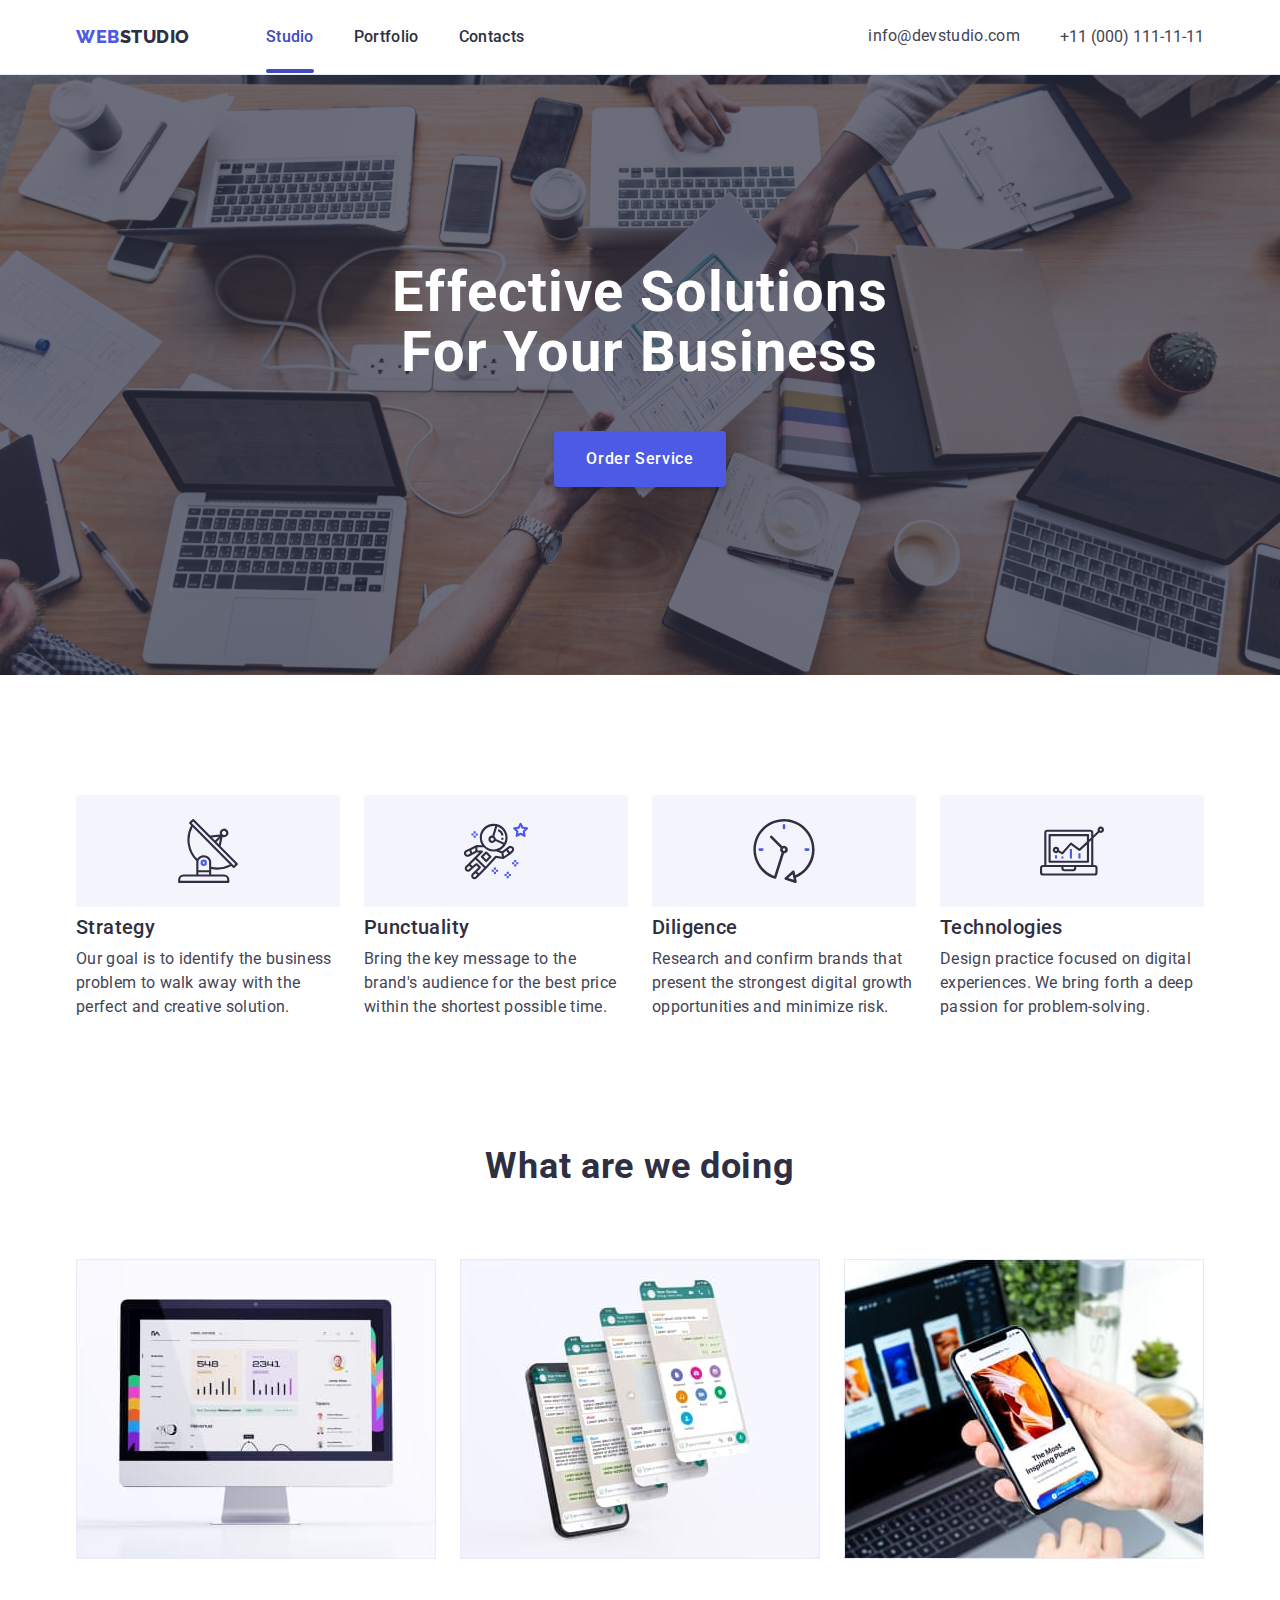
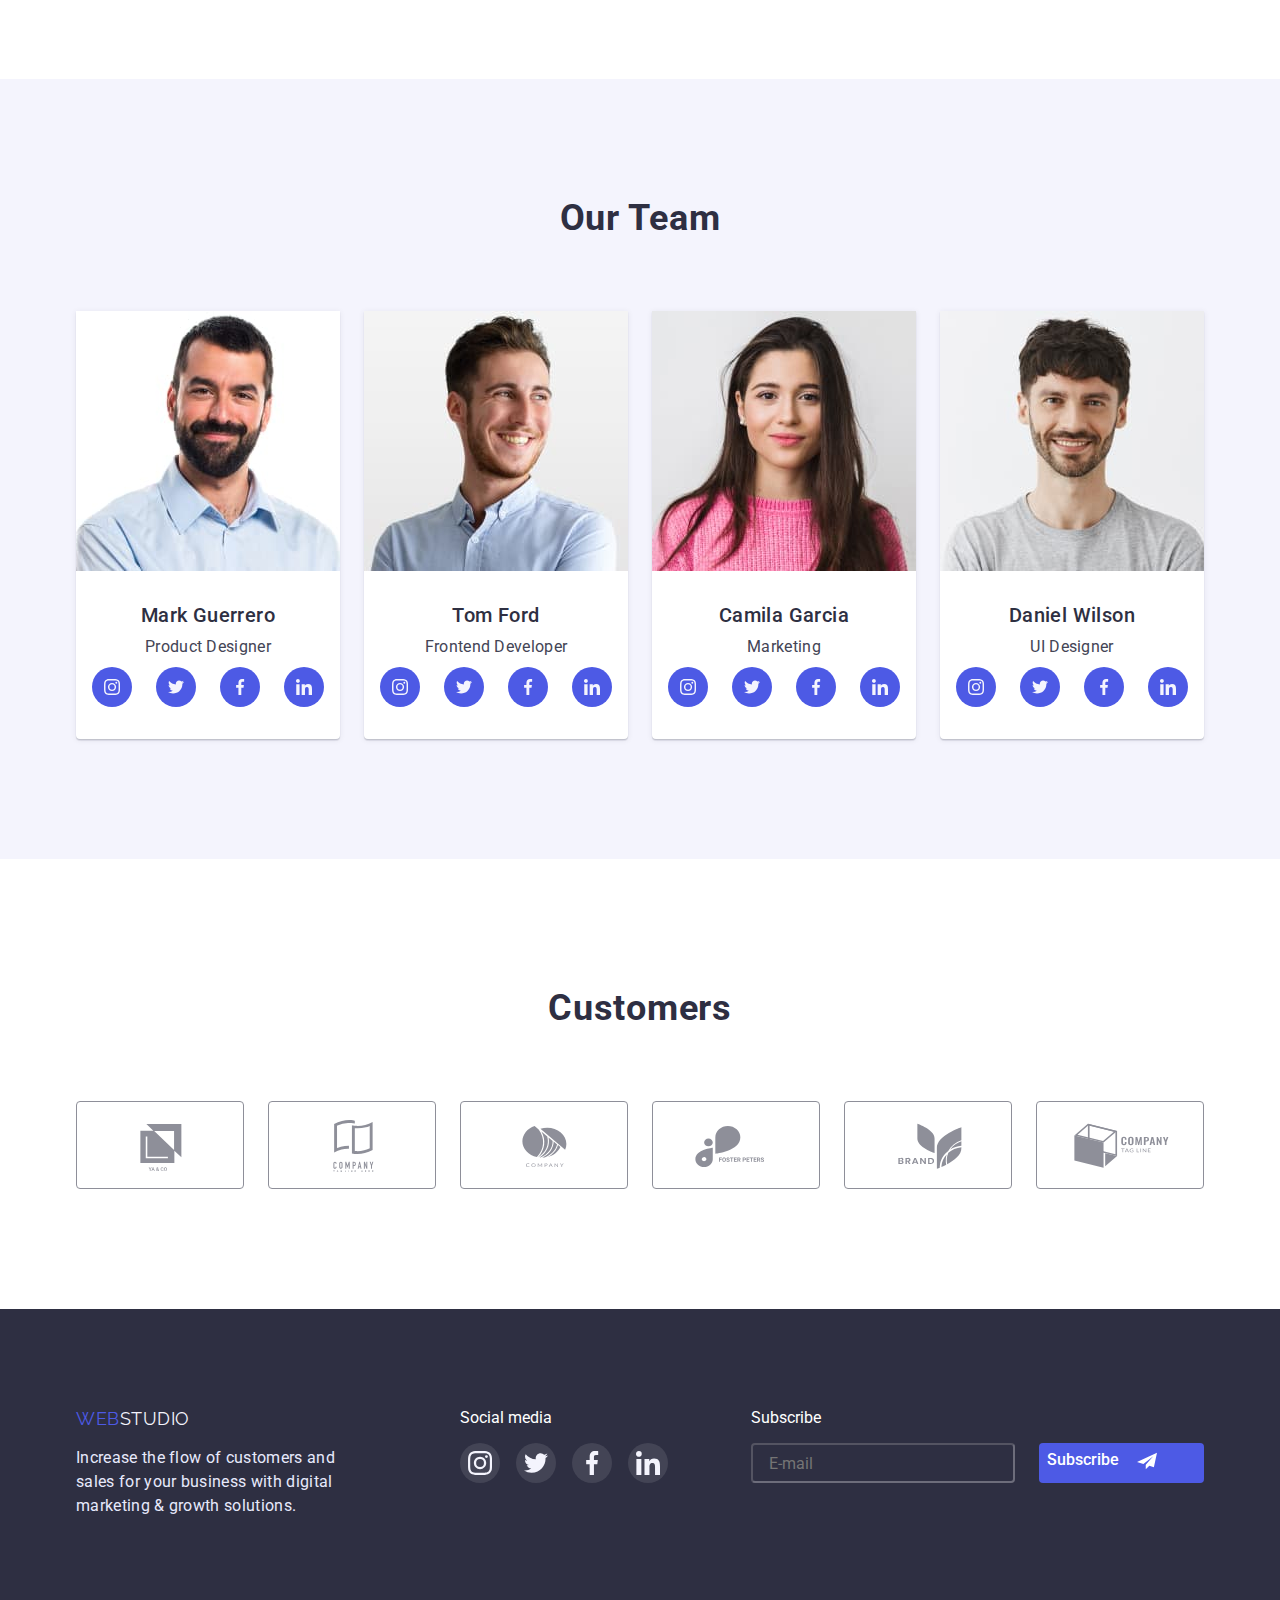
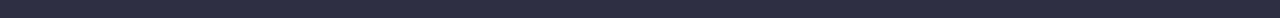
<file: index.html>
<!DOCTYPE html>
<html lang="en">
  <head>
    <meta charset="UTF-8" />
    <meta http-equiv="X-UA-Compatible" content="IE=edge" />
    <meta name="viewport" content="width=device-width, initial-scale=1.0" />
    <title>GoIt</title>
    <link
      rel="stylesheet"
      href="https://cdnjs.cloudflare.com/ajax/libs/modern-normalize/1.1.0/modern-normalize.min.css"
    />
    <link rel="preconnect" href="https://fonts.googleapis.com" />
    <link rel="preconnect" href="https://fonts.gstatic.com" crossorigin />
    <link
      href="https://fonts.googleapis.com/css2?family=Raleway:wght@800&family=Roboto:wght@400;500;700;900&display=swap"
      rel="stylesheet"
    />

    <link rel="stylesheet" href="./css/styles.css" />
  </head>

  <body>
    <header class="header">
      <div class="container div-header-container">
        <nav class="header-navigation">
          <a class="header-logo link" href="./index.html"
            ><span class="logo-web">Web</span>Studio</a
          >

          <ul class="header-list list">
            <li class="header-item">
              <a class="header-link  carent link" href="index.html">Studio</a>
            </li>
            <li class="header-item">
              <a class="header-link link" href="portfolio.html">Portfolio</a>
            </li>
            <li class="header-item">
              <a class="header-link link" href="">Contacts</a>
            </li>
          </ul>
        </nav>
        <!--address-->

        <address class="adress">
          <ul class="list adress-flex">
            <li>
              <a class="header-mail link" href="mailto:info@devstudio.com"
                >info@devstudio.com</a
              >
            </li>
            <li>
              <a class="header-tel link" href="tel:+110001111111"
                >+11 (000) 111-11-11</a
              >
            </li>
          </ul>
        </address>
      </div>
    </header>

    <main>
      <!--Section 1-->
      <section class="section">
        <div class="container">
          <h1 class="hero">Effective Solutions For Your Business</h1>
          <button data-order-open type="button" class="button" type="button">
            Order Service
          </button>
        </div>
      </section>

      <!--Section 2 -->

      <section class="strategy">
        <div class="container">
          <h2 class="visually-hidden">benefit</h2>
          <ul class="list sectionone">
            <li class="li-one">
              <div class="strat-fon">
                <svg width="64" height="64" class="foot-svg">
                  <use href="./images/icon.svg#icon-antenna-1"></use>
                </svg>
              </div>
              <h3 class="feature">Strategy</h3>
              <p class="feature-text">
                Our goal is to identify the business problem to walk away with
                the perfect and creative solution.
              </p>
            </li>
            <li class="li-one">
              <div class="strat-fon">
                <svg width="64" height="64" class="foot-svg">
                  <use href="./images/icon.svg#icon-astronaut-1"></use>
                </svg>
              </div>
              <h3 class="feature">Punctuality</h3>
              <p class="feature-text">
                Bring the key message to the brand's audience for the best price
                <br />
                within the shortest possible time.
              </p>
            </li>
            <li class="li-one">
              <div class="strat-fon">
                <svg width="64" height="64" class="foot-svg">
                  <use href="./images/icon.svg#icon-clock-1"></use>
                </svg>
              </div>
              <h3 class="feature">Diligence</h3>

              <p class="feature-text">
                Research and confirm brands that present the strongest digital
                growth opportunities and minimize risk.
              </p>
            </li>
            <li class="li-one">
              <div class="strat-fon">
                <svg width="64" height="64" class="foot-svg">
                  <use href="./images/icon.svg#icon-diagram-1"></use>
                </svg>
              </div>
              <h3 class="feature">Technologies</h3>
              <p class="feature-text">
                Design practice focused on digital experiences. We bring forth a
                deep passion for problem-solving.
              </p>
            </li>
          </ul>
        </div>
      </section>

      <!--Section 3-->

      <section class="doing">
        <div class="container">
          <h2 class="capital">What are we doing</h2>
          <ul class="list gap-24">
            <li class="li-fotosi">
              <img
                src="./images/front/img1.jpg"
                alt="computer"
                width="360"
                height="300"
              />
            </li>
            <li class="li-fotosi">
              <img
                src="./images/front/img2.jpg"
                alt="programs"
                width="360"
                height="300"
              />
            </li>
            <li class="li-fotosi">
              <img
                src="./images/front/img3.jpg"
                alt="phone"
                width="360"
                height="300"
              />
            </li>
          </ul>
        </div>
      </section>

      <!--Section 4-->

      <section class="team">
        <div class="container">
          <h2 class="capital">Our Team</h2>
          <ul class="list gap-24 our-team">
            <li class="fon-imag">
              <img
                src="./images/front/img.jpg"
                alt="Mark Guerrero"
                width="264"
                height="260"
              />
              <div class="team-div">
                <h3 class="feature">Mark Guerrero</h3>

                <p class="feature-text">Product Designer</p>

                <ul class="social-list gap-al list">
                  <li class="social-item">
                    <a class="social-link link" href>
                      <svg class="bord-soc-icon" width="16" height="16">
                        <use href="./images/icon.svg#icon-instagram1n"></use>
                      </svg>
                    </a>
                  </li>

                  <li class="social-item">
                    <a class="social-link link" href="">
                      <svg class="bord-soc-icon" width="16" height="16">
                        <use href="./images/icon.svg#icon-twitter2n"></use>
                      </svg>
                    </a>
                  </li>
                  <li class="social-item">
                    <a class="social-link link" href="">
                      <svg class="bord-soc-icon" width="16" height="16">
                        <use href="./images/icon.svg#icon-facebook3n"></use>
                      </svg>
                    </a>
                  </li>
                  <li class="social-item">
                    <a class="social-link link" href="">
                      <svg class="bord-soc-icon" width="16" height="16">
                        <use href="./images/icon.svg#icon-linkedin4n"></use>
                      </svg>
                    </a>
                  </li>
                </ul>
              </div>
            </li>

            <li class="fon-imag">
              <img
                src="./images/front/img11.jpg"
                alt="Tom Ford"
                width="264"
                height="260"
              />
              <div class="team-div">
                <h3 class="feature">Tom Ford</h3>
                <p class="feature-text">Frontend Developer</p>
                <ul class="social-list gap-al list">
                  <li class="social-item">
                    <a class="social-link link" href>
                      <svg class="bord-soc-icon" width="16" height="16">
                        <use href="./images/icon.svg#icon-instagram1n"></use>
                      </svg>
                    </a>
                  </li>

                  <li class="social-item">
                    <a class="social-link link" href="">
                      <svg class="bord-soc-icon" width="16" height="16">
                        <use href="./images/icon.svg#icon-twitter2n"></use>
                      </svg>
                    </a>
                  </li>
                  <li class="social-item">
                    <a class="social-link link" href="">
                      <svg class="bord-soc-icon" width="16" height="16">
                        <use href="./images/icon.svg#icon-facebook3n"></use>
                      </svg>
                    </a>
                  </li>
                  <li class="social-item">
                    <a class="social-link link" href="">
                      <svg class="bord-soc-icon" width="16" height="16">
                        <use href="./images/icon.svg#icon-linkedin4n"></use>
                      </svg>
                    </a>
                  </li>
                </ul>
              </div>
            </li>
            <li class="fon-imag">
              <img
                src="./images/front/img22.jpg"
                alt="Camila Garcia"
                width="264"
                height="260"
              />
              <div class="team-div">
                <h3 class="feature">Camila Garcia</h3>
                <p class="feature-text">Marketing</p>
                <ul class="social-list gap-al list">
                  <li class="social-item">
                    <a class="social-link link" href>
                      <svg class="bord-soc-icon" width="16" height="16">
                        <use href="./images/icon.svg#icon-instagram1n"></use>
                      </svg>
                    </a>
                  </li>

                  <li class="social-item">
                    <a class="social-link link" href="">
                      <svg class="bord-soc-icon" width="16" height="16">
                        <use href="./images/icon.svg#icon-twitter2n"></use>
                      </svg>
                    </a>
                  </li>
                  <li class="social-item">
                    <a class="social-link link" href="">
                      <svg class="bord-soc-icon" width="16" height="16">
                        <use href="./images/icon.svg#icon-facebook3n"></use>
                      </svg>
                    </a>
                  </li>
                  <li class="social-item">
                    <a class="social-link link" href="">
                      <svg class="bord-soc-icon" width="16" height="16">
                        <use href="./images/icon.svg#icon-linkedin4n"></use>
                      </svg>
                    </a>
                  </li>
                </ul>
              </div>
            </li>

            <li class="fon-imag">
              <img
                src="./images/front/img33.jpg"
                alt="Daniel Wilson"
                width="264"
                height="260"
              />
              <div class="team-div">
                <h3 class="feature">Daniel Wilson</h3>
                <p class="feature-text">UI Designer</p>
                <ul class="social-list gap-al list">
                  <li class="social-item">
                    <a class="social-link link" href>
                      <svg class="bord-soc-icon" width="16" height="16">
                        <use href="./images/icon.svg#icon-instagram1n"></use>
                      </svg>
                    </a>
                  </li>

                  <li class="social-item">
                    <a class="social-link link" href="">
                      <svg class="bord-soc-icon" width="16" height="16">
                        <use href="./images/icon.svg#icon-twitter2n"></use>
                      </svg>
                    </a>
                  </li>
                  <li class="social-item">
                    <a class="social-link link" href="">
                      <svg class="bord-soc-icon" width="16" height="16">
                        <use href="./images/icon.svg#icon-facebook3n"></use>
                      </svg>
                    </a>
                  </li>
                  <li class="social-item">
                    <a class="social-link link" href="">
                      <svg class="bord-soc-icon" width="16" height="16">
                        <use href="./images/icon.svg#icon-linkedin4n"></use>
                      </svg>
                    </a>
                  </li>
                </ul>
              </div>
            </li>
          </ul>
        </div>
      </section>
      <section class="test">
        <div class="container">
          <h2 class="test-h2">Customers</h2>
          <ul class="test-list list">
            <li class="test-item">
              <a href="" class="test-link link">
                <svg class="test-icon" width="104" height="56">
                  <use class="icon-ch" href="./images/logi.svg#icon-Logo"></use>
                </svg>
              </a>
            </li>
            <li class="test-item">
              <a href="" class="test-link link">
                <svg class="test-icon" width="104" height="56">
                  <use class="uses" href="./images/logi.svg#icon-Logo2"></use>
                </svg>
              </a>
            </li>
            <li class="test-item">
              <a href="" class="test-link link">
                <svg class="test-icon" width="104" height="56">
                  <use href="./images/logi.svg#icon-Logo3"></use>
                </svg>
              </a>
            </li>
            <li class="test-item">
              <a href="" class="test-link link">
                <svg class="test-icon" width="104" height="56">
                  <use href="./images/logi.svg#icon-Logo4"></use>
                </svg>
              </a>
            </li>
            <li class="test-item">
              <a href="" class="test-link link">
                <svg class="test-icon" width="104" height="56">
                  <use href="./images/logi.svg#icon-Logo5"></use>
                </svg>
              </a>
            </li>
            <li class="test-item">
              <a href="" class="test-link link">
                <svg class="test-icon" width="104" height="56">
                  <use href="./images/logi.svg#icon-logo6"></use>
                </svg>
              </a>
            </li>
          </ul>
        </div>
      </section>
    </main>
    <!--Footer-->

    <footer class="footer">
      <div class="container div-footer">
        <div>
          <a class="footer-logo link" href="./index.html"
            ><span class="foot-web">Web</span>Studio</a
          >
          <p class="footer-text">
            Increase the flow of customers and sales for your business with
            digital marketing & growth solutions.
          </p>
        </div>
        <div class="social-div">
          <p class="foot-soc-text">Social media</p>
          <ul class="foot-ul">
            <li class="foot-li">
              <a class="foot-a" href>
                <svg class="foot-svg" width="24" height="24">
                  <use href="./images/icon.svg#icon-instagram1n"></use>
                </svg>
              </a>
            </li>

            <li class="foot-li">
              <a class="foot-a" href="">
                <svg class="foot-svg" width="24" height="24">
                  <use href="./images/icon.svg#icon-twitter2n"></use>
                </svg>
              </a>
            </li>
            <li class="foot-li">
              <a class="foot-a" href="">
                <svg class="foot-svg" width="24" height="24">
                  <use href="./images/icon.svg#icon-facebook3n"></use>
                </svg>
              </a>
            </li>
            <li class="foot-li">
              <a class="foot-a" href="">
                <svg class="foot-svg" width="24" height="24">
                  <use href="./images/icon.svg#icon-linkedin4n"></use>
                </svg>
              </a>
            </li>
          </ul>
        </div>
        <div class="div-sub">
          <p class="h2-subscribe">Subscribe</p>
          <form class="onlin-subsc">
            <input class="input-subscribe" type="text" placeholder="E-mail" />
            <label class="subscribe-label" for="Subscribe"></label>

            <button type="button" class="but-subscribe">
              Subscribe
              <svg
              
              class="sub-icon"
              width="24"
              height="20"
            >
            <use class="use-subb"
            href="./images/icon.svg#subb"
          ></use>
            </svg>
            </button>
          </form>
        </div>
      </div>
    </footer>
    <div data-order class="backdrob is-hidden">
      <div class="modal">
          <button class="modal-bytton">
            
            <svg
              data-order-close
              class="modal-close-icon"
              width="8"
              height="8"
            >
            <use class="use-close"
            href="./images/icon.svg#modal-x"
          ></use>
            </svg>
          </button>

          <p class="modal-h">Leave your contacts and we will call you back</p>
          <form>
            
              <label class="label-name">
                <span class="span-name">Name</span>
                <div class="input-wrap">
                  <input
                    type="text"
                    id="user-name"
                    name="user-name"
                    class="order-input"
                  />
                  <svg class="modal-icon"  width="12" height="12" >
                    <use
                      href="./images/icon.svg#icon-person-black-18dp-1"
                    ></use>
                  </svg>
                </div>
              </label>
              <label class="label-name" >
                <span class="span-name">Phone</span>
                <div class="input-wrap">
                  <input
                    type="tel"
                    id="user-phone"
                    name="user-phone"
                    class="order-input"
                  />
                  <svg class="modal-icon" width="13" height="13">
                    <use href="./images/icon.svg#icon-Vector"></use>
                  </svg>
                </div>
              </label>
              <label class="label-name">
                <span class="span-name">Mail</span>
                <div class="input-wrap">
                  <input type="email" name="user-mail" class="order-input" />
                  <svg class="modal-icon" width="17" height="17">
                    <use href="./images/icon.svg#icon-Vectormail"></use>
                  </svg>
                </div>
              </label>

              <div class="div-textarea">
                <label class="modal-textarea-text" for="user-comment">
                  Comment
                </label>
                <textarea
                  class="order-input-send"
                  name="modal-textarea"
                  id="user-comment"
                  placeholder="Text input"
                ></textarea>
              </div>
              <div class="check-div">
                <input
                  class="modal-check visuallyhidden"
                  type="checkbox"
                  id="privacy"
                  value="true"
                  name="user-privacy"
                />

                <label class="accept-lab" for="privacy">
                  I accept the terms and conditions of the
                  <a class="a-policy" href=""> Privacy Policy</a>
                </label>
              </div>
            
                <button class="send" type="submit">Send</button>
              
            
          </form>
        </div>
      </div>
    </div>
    <script src="./js/order.js"></script>
    <script src="./js/modal.js"></script>
  </body>
</html>
</file>
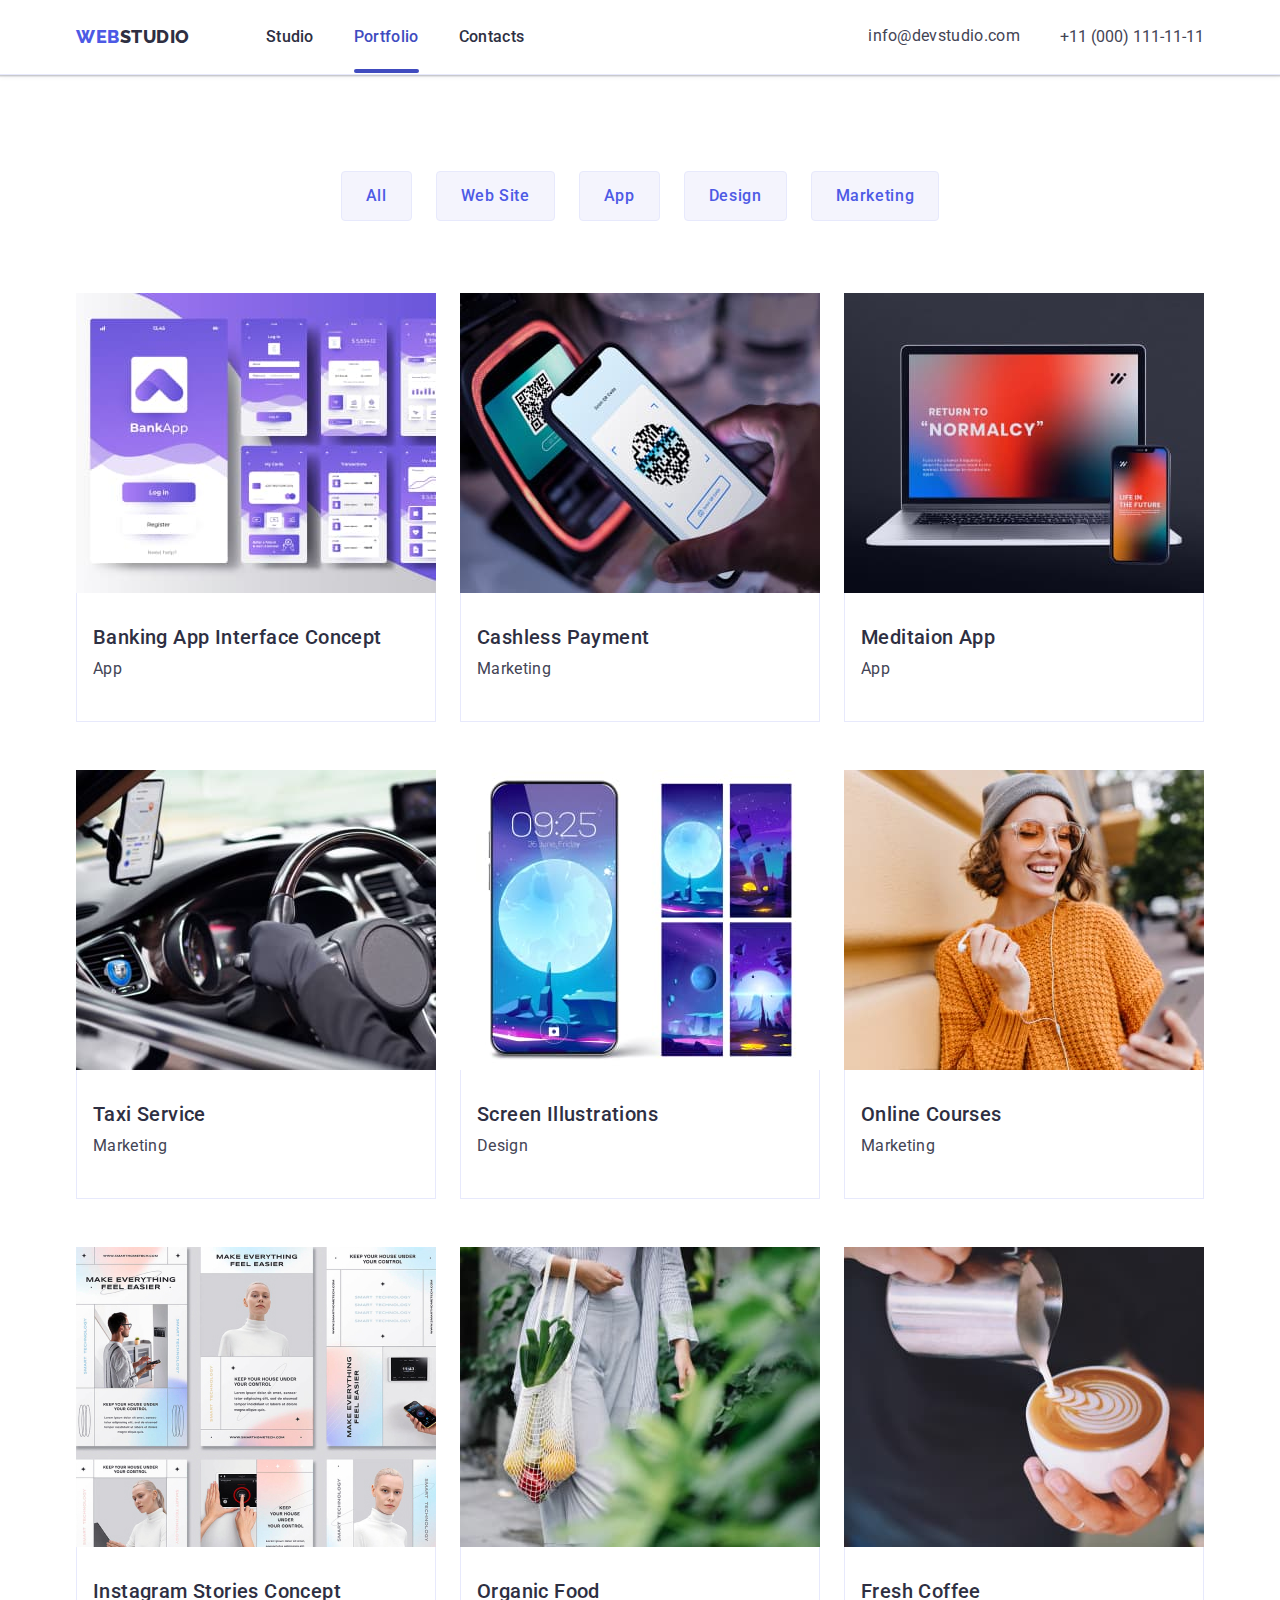
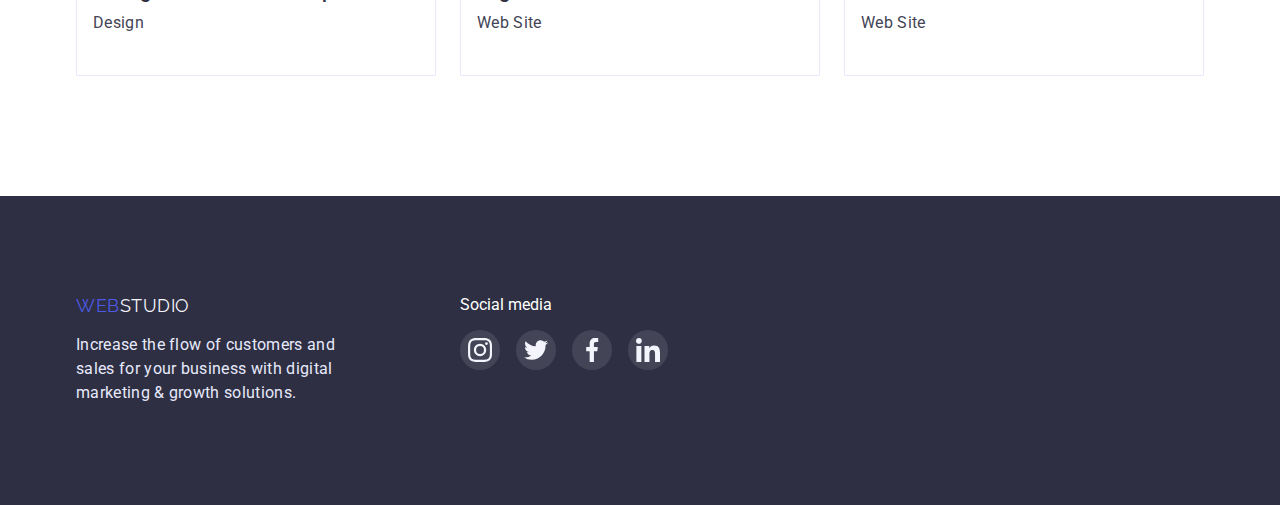
<file: portfolio.html>
<!DOCTYPE html>
<html lang="en">
  <head>
    <meta charset="UTF-8" />
    <meta http-equiv="X-UA-Compatible" content="IE=edge" />
    <meta name="viewport" content="width=device-width, initial-scale=1.0" />
    <title>GoIt</title>
    <link
      rel="stylesheet"
      href="https://cdnjs.cloudflare.com/ajax/libs/modern-normalize/1.1.0/modern-normalize.min.css"
    />
    <link rel="stylesheet" href="./css/styles.css" />
    <link rel="preconnect" href="https://fonts.googleapis.com" />
    <link rel="preconnect" href="https://fonts.gstatic.com" crossorigin />
    <link
      href="https://fonts.googleapis.com/css2?family=Raleway:wght@800&family=Roboto:wght@400;500;700;900&display=swap"
      rel="stylesheet"
    />
  </head>
  <body>
    <header class="header">
      <div class="container div-header-container">
        <nav class="header-navigation">
          <a class="header-logo link" href="./index.html"
            ><span class="logo-web">Web</span>Studio</a
          >

          <ul class="header-list list">
            <li class="header-item">
              <a class="header-link link" href="index.html">Studio</a>
            </li>
            <li class="header-item">
              <a class="header-link carent link" href="portfolio.html"
                >Portfolio</a
              >
            </li>
            <li class="header-item">
              <a class="header-link link" href="">Contacts</a>
            </li>
          </ul>
        </nav>
        <!--address-->

        <address class="adress">
          <ul class="list adress-flex">
            <li>
              <a class="header-mail link" href="mailto:info@devstudio.com"
                >info@devstudio.com</a
              >
            </li>
            <li>
              <a class="header-tel link" href="tel:+110001111111"
                >+11 (000) 111-11-11</a
              >
            </li>
          </ul>
        </address>
      </div>
    </header>

    <main>
      <!--button-->

      <section class="sec-portfo">
        <div class="container">
          <h1 class="visually-hidden">portfolio</h1>

          <ul class="list spisoc but-portfolio">
            <li><button class="button-portfolio" type="button">All</button></li>

            <li>
              <button class="button-portfolio" type="button">Web Site</button>
            </li>
            <li><button class="button-portfolio" type="button">App</button></li>
            <li>
              <button class="button-portfolio" type="button">Design</button>
            </li>
            <li>
              <button class="button-portfolio" type="button">Marketing</button>
            </li>
          </ul>

          <ul class="list blank">
            <li class="feature-li">
              <a href="" class="all">
                <div class="cover-war">
                  <img src="./images/portfolio/sect1p1.jpg" alt="Banking App" />
                  <p class="cover-text">
                    14 Stylish and User-Friendly App Design Concepts · Task
                    Manager App · Calorie Tracker App · Exotic Fruit Ecommerce
                    App · Cloud Storage App
                  </p>
                </div>
                <div class="cardss">
                  <h2 class="feature">Banking App Interface Concept</h2>
                  <p class="feature-text">App</p>
                </div>
              </a>
            </li>
            <li class="feature-li">
              <a href="" class="all">
                <div class="cover-war">
                  <img
                    src="./images/portfolio/sect1p2.jpg"
                    alt="Cashless Payment"
                  />
                  <p class="cover-text">
                    14 Stylish and User-Friendly App Design Concepts · Task
                    Manager App · Calorie Tracker App · Exotic Fruit Ecommerce
                    App · Cloud Storage App
                  </p>
                </div>
                <div class="cardss">
                  <h2 class="feature">Cashless Payment</h2>
                  <p class="feature-text">Marketing</p>
                </div>
              </a>
            </li>

            <li class="feature-li">
              <a href="" class="all">
                <div class="cover-war">
                  <img
                    src="./images/portfolio/sect1p3.jpg"
                    alt="Meditaion App"
                  />
                  <p class="cover-text">
                    14 Stylish and User-Friendly App Design Concepts · Task
                    Manager App · Calorie Tracker App · Exotic Fruit Ecommerce
                    App · Cloud Storage App
                  </p>
                </div>
                <div class="cardss">
                  <h2 class="feature">Meditaion App</h2>
                  <p class="feature-text">App</p>
                </div>
              </a>
            </li>

            <li class="feature-li">
              <a href="" class="all">
                <div class="cover-war">
                  <img src="./images/portfolio/sect2p1.jpg" alt="" />
                  <p class="cover-text">
                    14 Stylish and User-Friendly App Design Concepts · Task
                    Manager App · Calorie Tracker App · Exotic Fruit Ecommerce
                    App · Cloud Storage App
                  </p>
                </div>
                <div class="cardss">
                  <h2 class="feature">Taxi Service</h2>
                  <p class="feature-text">Marketing</p>
                </div>
              </a>
            </li>
            <li class="feature-li">
              <a href="" class="all">
                <div class="cover-war">
                  <img src="./images/portfolio/sect2p2.jpg" alt="" />
                  <p class="cover-text">
                    14 Stylish and User-Friendly App Design Concepts · Task
                    Manager App · Calorie Tracker App · Exotic Fruit Ecommerce
                    App · Cloud Storage App
                  </p>
                </div>
                <div class="cardss">
                  <h2 class="feature">Screen Illustrations</h2>
                  <p class="feature-text">Design</p>
                </div>
              </a>
            </li>
            <li class="feature-li">
              <a href="" class="all">
                <div class="cover-war">
                  <img src="./images/portfolio/sect2p3.jpg" alt="" />
                  <p class="cover-text">
                    14 Stylish and User-Friendly App Design Concepts · Task
                    Manager App · Calorie Tracker App · Exotic Fruit Ecommerce
                    App · Cloud Storage App
                  </p>
                </div>
                <div class="cardss">
                  <h2 class="feature">Online Courses</h2>
                  <p class="feature-text">Marketing</p>
                </div>
              </a>
            </li>

            <li>
              <a href="" class="all">
                <div class="cover-war">
                  <img src="./images/portfolio/sect3p1.jpg" alt="" />
                  <p class="cover-text">
                    14 Stylish and User-Friendly App Design Concepts · Task
                    Manager App · Calorie Tracker App · Exotic Fruit Ecommerce
                    App · Cloud Storage App
                  </p>
                </div>
                <div class="cardss">
                  <h2 class="feature">Instagram Stories Concept</h2>
                  <p class="feature-text">Design</p>
                </div>
              </a>
            </li>
            <li class="feature-li">
              <a href="" class="all">
                <div class="cover-war">
                  <img src="./images/portfolio/sect3p2.jpg" alt="" />
                  <p class="cover-text">
                    14 Stylish and User-Friendly App Design Concepts · Task
                    Manager App · Calorie Tracker App · Exotic Fruit Ecommerce
                    App · Cloud Storage App
                  </p>
                </div>
                <div class="cardss">
                  <h2 class="feature">Organic Food</h2>
                  <p class="feature-text">Web Site</p>
                </div>
              </a>
            </li>
            <li class="feature-li">
              <a href="" class="all">
                <div class="cover-war">
                  <img src="./images/portfolio/sect3p3.jpg" alt="" />
                  <p class="cover-text">
                    14 Stylish and User-Friendly App Design Concepts · Task
                    Manager App · Calorie Tracker App · Exotic Fruit Ecommerce
                    App · Cloud Storage App
                  </p>
                </div>
                <div class="cardss">
                  <h2 class="feature">Fresh Coffee</h2>
                  <p class="feature-text">Web Site</p>
                </div>
              </a>
            </li>
          </ul>
        </div>
      </section>
    </main>

    <footer class="footer">
      <div class="container div-footer">
        <div>
          <a class="footer-logo link" href="./index.html"
            ><span class="foot-web">Web</span>Studio</a
          >
          <p class="footer-text">
            Increase the flow of customers and sales for your business with
            digital marketing & growth solutions.
          </p>
        </div>
        <div class="social-div">
          <p class="foot-soc-text">Social media</p>
          <ul class="foot-ul">
            <li class="foot-li">
              <a class="foot-a" href>
                <svg class="foot-svg" width="24" height="24">
                  <use href="./images/icon.svg#icon-instagram1n"></use>
                </svg>
              </a>
            </li>

            <li class="foot-li">
              <a class="foot-a" href="">
                <svg class="foot-svg" width="24" height="24">
                  <use href="./images/icon.svg#icon-twitter2n"></use>
                </svg>
              </a>
            </li>
            <li class="foot-li">
              <a class="foot-a" href="">
                <svg class="foot-svg" width="24" height="24">
                  <use href="./images/icon.svg#icon-facebook3n"></use>
                </svg>
              </a>
            </li>
            <li class="foot-li">
              <a class="foot-a" href="">
                <svg class="foot-svg" width="24" height="24">
                  <use href="./images/icon.svg#icon-linkedin4n"></use>
                </svg>
              </a>
            </li>
          </ul>
        </div>
      </div>
    </footer>
  </body>
</html>
</file>
<file: css/styles.css>
:root {
    --primary-text-color: #2E2F42;
    --background-color: #FFFFFF;
    --primary-bg-color: #FFFFFF;
    --l-gra: linear-gradient(rgba(46, 47, 66, 0.7)); 
}
/*---------fonts------*/

    body {
        font-family: 'Roboto', sans-serif;
        font-size: 16px;
        color: var(--primary-text-color);
        background-color: var(--primary-bg-color);
        
}
/*---------text no point-----*/
.link {
    text-decoration: none; 
    display: block;
 }
 .header-navigation {
    display: flex;
    justify-content: center;
    align-items: center;
 }
 .list {
     list-style: none;
 }
/*-----------header------------*/
.header {
    background-color: #FFFFFF;
    border-bottom: 1px solid #E7E9FC;
    box-shadow: 0px 2px 1px rgba(46, 47, 66, 0.08), 0px 1px 1px rgba(46, 47, 66, 0.16), 0px 1px 6px rgba(46, 47, 66, 0.08);
}
.header-item{
transition-property: color;
transition-duration: 250ms;
transition-timing-function: linear;
}
 
.header-item:is(:hover, :focus) {
    color: #404BBF;
}
.header-link:current {
    color: #404BBF;
}

.header-link {
font-weight: 500;
font-size: 16px;
line-height: 1.5;
letter-spacing: 0.02em;
position: relative;
padding-top: 24px;
padding-bottom: 24px;
}



.header-link.carent {
    color:#404BBF ;
  }
.carent::after {
    content: '';
    display: block;
    width: 100%;
    height: 4px;
    background-color: #404BBF;
    border-radius: 2px;
   position: absolute;
   left: 0;
   bottom: 0;
  transition: transform 250ms;

}

.carent:hover::after {
    transform: scaleX(1);
    opacity: 1;
}
/*
.test-icon{
    transition-property: background-color, fill;
    transition-duration: 300ms;
    transition-timing-function: linear;
    }
 
    .test-icon :is(:hover, :focus) {
        background-color: #404BBF;
        fill:  #404BBF;;
    }

    */

.header-mail { 
font-size: 16px;
line-height: 1.5;
letter-spacing: 0.02em;
transition-property: color;
transition-duration: 250ms;
transition-timing-function: linear;

}

.header-mail:is(:hover, :focus) {
    color: #404BBF;
}
.header-tel {
font-size: 16px;
line-height: 1.5;
padding-top: 25px;
padding-bottom: 25px;
transition-property: color;
transition-duration: 250ms;
transition-timing-function: linear;
}

.header-tel:is(:hover, :focus) {
    color: #404BBF;
}

/*------------hero-----------*/
.hero {
font-size: 56px;
line-height: 1.07;
letter-spacing: 0.02em;
font-weight: 700;
font-size: 56px;
line-height: 1.07;
align-items: center;
letter-spacing: 0.02em;
color: #FFFFFF;
width: 496px;
margin-left: auto;
margin-right: auto;
}

.button {
    cursor: pointer;
    font-size: 16px;
    line-height: 1.5;
    letter-spacing: 0.04em;
    color: #FFFFFF;
    font-weight: 500;
    text-align: center;
        padding-top: 180px;
        padding-bottom: 180px;
        background-repeat: no-repeat;
        background-position: center;
       box-shadow: 0px 4px 4px rgba(0, 0, 0, 0.15);
border-radius: 4px;
}   

.button {
font-family: inherit;
background: #4D5AE5;
font-family: 'Roboto';
font-size: 16px;
line-height: 1.5;
min-width: 169px;
border: none;
border-radius: 4px;
padding: 16px 32px;
transition-property: background-color, fill;
transition-duration: 250ms;
transition-timing-function: linear;
}

.button:is(:hover, :focus) {

    background-color: #404BBF;
    color: #FFFFFF;
}
.button:active {
    background-color: #404BBF;
}
.feature { 
font-size: 20px;
line-height: 1.2;
letter-spacing: 0.02em;
color: #2E2F42;
font-weight: 500;
margin-bottom: 8px;
align-items: center;


}
.feature-text {
font-size: 16px;
line-height: 1.5;
letter-spacing: 0.02em;
color: #434455
;

align-content: center;
margin-bottom: 8px;
}

.capital {
font-size: 36px;
line-height: 1.11;
letter-spacing: 0.02em;
text-align: center;
margin-bottom: 72px;
}


/*-------ourteam------*/
.team {
    background-color: #F4F4FD;
    padding-top: 120px;
    padding-bottom: 120px;
   
 
}

/*--------button-portfolio------*/

.button-portfolio {
    cursor: pointer;
}

.button-portfolio {
    font-family: 'Roboto';
font-size: 16px;
line-height: 1.5;
letter-spacing: 0.04em;
font-family: inherit; 
    background-color: #F4F4FD;
    color: #4D5AE5;
    font-weight: 500;
    padding: 12px 24px;
    border: 1px solid #E7E9FC;
    border-radius: 4px;
   transition-property: background,color, border-color, background-color, box-shadow,  border-radius;
   transition-duration: 300ms;

}

.spisoc {
margin-bottom: 72px;
}

.button-portfolio:hover {
 
    background: #404BBF;
    color: #FFFFFF
    ;
    border-color: transparent;
    border-radius: 4px;
    box-shadow: 0px 3px 1px rgba(0, 0, 0, 0.1), 0px 2px 1px rgba(0, 0, 0, 0.08), 0px 2px 2px rgba(0, 0, 0, 0.12);
}
.button-portfolio:focus {
         background-color: #404BBF;
         color: #FFFFFF ;
        border: 1px solid #E7E9FC;
        border-radius: 4px;
        box-shadow: 0px 3px 1px rgba(0, 0, 0, 0.1), 0px 2px 1px rgba(0, 0, 0, 0.08), 0px 2px 2px rgba(0, 0, 0, 0.12);
}

.fon-imag {
    background-color: #FFFFFF;
    width: 264px;

    box-shadow: 0px 1px 6px rgba(46, 47, 66, 0.08), 0px 1px 1px rgba(46, 47, 66, 0.16), 0px 2px 1px rgba(46, 47, 66, 0.08);
    border-radius: 0px 0px 4px 4px;
}
.logo-web {
color: #4D5AE5; 
font-family: 'Raleway';
font-weight: 800;
font-size: 18px;
line-height: 1.33;
letter-spacing: 0.03em;
text-transform: uppercase
}
.doing{
    padding-bottom: 120px;
}
.header-logo {
    font-family: 'Raleway', sans-serif;
font-weight: 800;
font-size: 18px;
line-height: 1.33; 
letter-spacing: 0.03em;
text-transform: uppercase;
color: #2E2F42;
}


.visually-hidden {
    position: absolute;
    white-space: nowrap;
    width: 1px;
    height: 1px;
    overflow: hidden;
    border: 0;
    padding: 0;
    clip: rect(0 0 0 0);
    clip-path: inset(50%);
    margin: -1px;
    }
.footer-logo {
font-family: 'Raleway', sans-serif;
font-size: 18px;
line-height: 1.16;
letter-spacing: 0.03em;
color: #F4F4FD;
text-transform: uppercase;
}
.foot-web {
color: #4D5AE5;
}
.footer {
background-color: #2E2F42;
padding: 100px 0;
}
.fot-wi {
width: 264px;
height: 110px;
left: 156px;
top: 2380px;
}
.footer-text
{
font-size: 16px;
line-height: 1.5;
letter-spacing: 0.02em;
color: #E7E9FC;
margin-top: 16px;
width: 264px;
}
.header-link {
    color: #2E2F42;
}
.header-link:hover {
color: #404BBF;
}
.header-link:focus {
color: #404BBF;
}
 .header-mail {
    color: #434455
    ;
    padding-top: 24px;
    padding-bottom: 24px;
    display: block;
 }
 .header-tel {
    color: #434455
    ;
 }

 .hero {
    color: #FFFFFF
    ;
    margin-bottom: 48px;
 }
 .section {
  max-width: 1440px;
  margin-left: auto;
  margin-right: auto;
    flex-grow: 1;
   padding: 188px 0;
   text-align: center;
   background-image:linear-gradient(rgba(46, 47, 66, 0.7),
   rgba(46, 47, 66, 0.7)),
    url(../images/front/homedesctop.jpg);
   background-repeat: no-repeat;
   background-position: center;
   background-size: cover;
}

 .adress {
    font-style: normal;
    margin-left: auto;
 }

 .feature-li {
    background-color: #FFFFFF;
    box-shadow: 2px solid #404BBF;
   }
 .feature-li:hover{
     box-shadow: 1px 0px 2px rgba(46, 47, 66, 0.08);
     border-radius: 1px ;
     box-shadow: 0px, 1px
     rgba(46, 47, 66, 0.16);
 }
 .all {
    text-decoration: none;
 }
.cover-war {
    position: relative;
    overflow: hidden;
}

 .cover-text {
    position: absolute;
    top: 0;
    padding: 40px;
    line-height: 1.5;
    font-size: 16px;
    font-weight: 400;
    color: #FFFFFF;
    background-color: #4D5AE5;
    height: 100%;
    transform: translateY(100%);
    transition: 300ms linear;
}

.feature-li:hover  .cover-text {
     transform: translateY(0%);
}
 .header-navigation {
    display: flex;
    align-items: center;
    margin-right: auto;
     }

 .header-list {
    display: flex; 
    gap: 40px;
    display: block;
 }
 .adress-flex {
    display: flex;
    display: block; 
    gap: 40px;
 }
 .container {
    width: 100%;
    max-width: 1158px;
    padding-left: 15px;
    padding-right: 15px;
    margin: 0 auto;
  
 }

 .div-header-container {
    display: flex;
    align-items: center;
 }

 .header-logo {
    margin-right: 76px;
    padding-top: 24px;
    padding-bottom: 24px;
    display: block;
 }

 .sectionone {
    display: flex;
    gap: 24px;
 }

 .list {
    display: flex;
 }
 .gap-24 {
    gap: 24px;
 }
 .our-team {
    align-items: center;
 }
.footer-logo{
    padding-top: 0px;
    padding-bottom: 0;
}

.but-portfolio {
    gap: 24px;
    justify-content: center; 
}
.blank {
    flex-wrap: wrap;
    gap: 48px 24px;
    margin: 0;
    padding: 0;
}
* {
    margin: 0;
    padding: 0;
}
.li-one {
    width: 264px;
}
.strategy {
    padding-top: 120px;
    padding-bottom: 120px;
}

.team-div {
    padding-top: 32px;
    padding-bottom: 32px;
    padding-left: 16px;
    padding-right: 16px;
    text-align: center;
}

.cardss {
    padding-top: 32px;
    padding-bottom: 32px;
    padding-left: 16px;
    padding-right: 16px;
border: 1px solid #E7E9FC;
border-top: none;
}

.li-fotosi {
    width: 360px;
   
}

.sec-portfo {
    padding-top: 96px;
    padding-bottom: 120px;
}
img {
    display: block;
    max-width: 100%;
    height: auto;
    }
    .social-list {
        display: flex;
        justify-content: center;   
    } 
    .gap-al {
        gap: 24px;
    }
    .list {
    }
    .social-item {
        width: 40px;
        height: 40px;    
    } 
    /*       ZADACHA */
    .social-link {
        width: 100%;
        height: 100%;
        border-radius: 50%;
        display: flex;
        justify-content: center;
        align-items: center;
        border-radius: 50%;
        background-color: #4D5AE5;
        transform: background-color;
        transition: 300ms linear;
    }
   
    .social-link:is(:hover, :focus) {
        background-color: #404BBF;
    }
    /*
    .foot-a{
        transform: background-color;
        transition: 250ms linear;

    }

    .foot-a:is(:hover, :focus) {
        background-color: #31D0AA;
    
*/
    /* TEST */
    .test-h2{
        justify-content: center;
       
        display: flex;
        margin-bottom: 72px;
        font-family: 'Roboto';
font-style: normal;
font-size: 36px;
line-height: 1.11;
letter-spacing: 0.02em;
    }
.test {
    padding-top: 130px;
    padding-bottom: 120px;
   
}
    .test-list {
        display: flex;
        gap: 24px;
    }
    .test-item {
        width: 168px;
        height: 88px;
    }
    .test-link {
        width: 100%;
        height: 100%;
        border: 1px solid #8E8F99;
        border-radius: 4px;
        display: flex;
        align-items: center;
        justify-content: center;
    }

.test-link:is(:hover, :focus) {
border-color: #404BBF;
    }
.test-link:hover .test-icon{
    fill:  #404BBF;
}
.test-icon:is(:hover, :focus) {
    fill: #404BBF;
}
    .test-icon {
        fill: #8E8F99;
    }
    .social-div {
        margin-left: 120px;  
    }
.div-footer {
    display: flex;
}
    .foot-soc-text {
        color: #FFFFFF;    
    }
    .foot-ul {
        display: flex;
        gap: 16px;
        margin-top: 16px;
        list-style: none;
        
    }
    .foot-li {
        width: 40px;
        height: 40px;

     
        justify-content: center;
        
    }
    .foot-a {
        width: 100%;
        height: 100%;
        border-radius: 50%;
        display: flex;
        justify-content: center;
        align-items: center;
        border-radius: 50%;
        background-color:rgba(255, 255, 255, 0.1);
    }
  
    .strat-fon {
        width: 264px;
        height: 112px;
        background-color:#F4F4FD;
        display: flex;
        justify-content: center;
        align-items: center;
        border-radius: 4px;
    margin-bottom: 8px;

    }
.foot-a{
        transform: background-color;
        transition: 250ms linear;
    }

    .foot-a:is(:hover, :focus) {
        background-color: #31D0AA;
    }
    .test-icon{
    transition-property: background-color, fill;
    transition-duration: 300ms;
    transition-timing-function: linear;
    }
    .test-icon :is(:hover, :focus) {
        background-color: #404BBF;
        fill:  #404BBF;;
    }
    .all:is(:hover, :focus) {
        box-shadow: 0px 1px 6px rgba(46, 47, 66, 0.08);   
    }
    .backdrob {
        position: fixed;
        top: 0;
        width: 100%;
        height: 100%;
        background-color: rgba(46, 47, 66, 0.4);
    }

    .backdrob.is-hidden {
    opacity: 0;
    visibility: hidden;
    pointer-events: none;
}

/* modal */

.modal-close-icon{
position: absolute; 
  
}
.use-close{
   
   fill: #070707;
}
.use-close:hover{
   fill: #fafafa;
   
}
.modal-bytton:hover .use-close{
    fill:  #f3f3f9;
}
.modal-bytton{
    cursor: pointer;
    position: absolute;
    top: 24px;
    right: 24px;
    background-color: #E7E9FC;
    border: 1px solid rgba(0, 0, 0, 0.1);
    width: 24px;
    height: 24px;
    border-radius: 50%;
    justify-content: center;
    align-items: center;
    display: flex;
    padding: 0;
    
    transition-duration: 350ms;
    transition-timing-function: linear;
  }
  .modal-bytton:hover,
 .modal-bytton:focus{
    background-color: #404BBF;
    color: #FFFFFF;
  }
.but-modal-close{
    position: absolute;
    cursor: pointer;
    width: 24px;
    height: 24px;
    border-radius: 13px;
}
 .modal {
        width: 408px;
        background-color: #FCFCFC;
        border: 5px;
        position: absolute;
        top: 50%;
        left: 50%;
        transform: translate(-50%, -50%) scale(1);
        padding: 72px 24px 24px;
        transition: transform 0.9s ease; /* Добавляем transition для transform */

            
    }

    .backdrob{
        left: 0;
        transition-property: opacity, visibility;;
        transition-duration: 350ms;
        transition-timing-function: linear;
    }

.backdrob{
    visibility: visible;
    opacity: 1;
}
  
.modal-button {
        cursor: pointer;
        width: 24px;
        height: 24px;
        border: 1px solid rgba(0, 0, 0, 0.1);
        background-color: #E7E9FC;
        border-radius: 50%;
        display: flex;
        justify-content: center;
        align-items: center;
        margin-left: auto;
        padding: 0;
    } 
    

.container-madal{
        padding-left: 25px;
      padding-right: 25px;
  }
  .modal-button {
      width: 24px;
      height: 24px;
      border: 1px solid rgba(0, 0, 0, 0.1);
      background-color: #E7E9FC;
      border-radius: 50%;
      display: flex;
      justify-content: center;
      align-items: center;
      margin-left: auto;
      padding: 0;
      margin-top: 24px;
  } 
  /*  new */
.order-input{
  padding-left: 50px;
    height: 25px;
  width: 100%;
 border-color:  rgba(33, 33, 33, 0.2);
  border-radius: 4px;
  color: #FCFCFC;

  transition-duration: 300ms;
  transition-timing-function: linear;
  outline: none;
}

.order-input:focus{
    border-color: #4D5AE5;
    
}
.order-input:focus+.modal-icon{fill: #4D5AE5;}

.order-input-send {
  background-color: #FCFCFC;
  padding-top: 8px;
  padding-left: 16px;
  resize: none;
  margin-top: 4px;
  width: 360px;
 height: 120px;
  width: 100%;
  border-color: rgba(33, 33, 33, 0.2);
  border-radius: 4px;
}

.modal-icon{
  position: absolute; 
 left: 20px;

 transition-duration: 300ms;
 transition-timing-function: linear;
 
 
}
.label-name{
    margin-bottom: 8px;
    display: block;
    transition-duration: 300ms;
    transition-timing-function: linear;
}
.span-name{
    
    color: #8E8F99;
    margin-top: 4px;
    font-size: 12px;
    font-family: Roboto;
    line-height: 114%;  
}

.visuallyhidden {
    border: 0;
    clip: rect(0 0 0 0);
    clip-path: inset(50%);
    height: 1px;
    margin: -1px;
    overflow: hidden;
    padding: 0;
    position: absolute;
    width: 1px;
    white-space: nowrap; /* 1 */
}

.accept-lab{
 color: #757575 ;
 font-size: 12px;
 display: flex;
 gap: 8px;
 
}
.accepy-span {
    margin-left: 8px;
    border-radius: 0px
    var(--background-color);
}
.accept-lab::before{
    content: '';
    width: 16px;
    height: 16px;
    border-radius: 2px;
    border: 1px solid 
    #2E2F42;
    display: block; 
    margin-bottom: 5px;
    
}

.modal-check:checked + .accept-lab::before{
    background-color: #4D5AE5;
    border: none ;
    background-image: url(../Vector-galochka.svg);
    background-repeat: no-repeat;
    background-position: center;
}

.modal-h{
  font-weight:500 ;  
  font-size: 16px;
  line-height: 1.5;
  text-align: center;
  margin-bottom: 16px;
}
.a-policy {
    color: #4D5AE5
    ;
}
.send {
    
    font-family: inherit;
    background: #4D5AE5;
    font-family: 'Roboto';
    font-size: 16px;
    line-height: 1.5;
    min-width: 169px;
    border: none;
    border-radius: 4px;
    padding: 16px 32px;
    color: #FFFFFF;
    box-shadow: 0 4px 4px rgba(0, 0, 0, 0.15);
    margin-top: 24px;
    cursor: pointer;
    font-weight: 500;
    margin-left: 25%;
   
}



.input-wrap {
    margin-top: 4px;
    
    
}

.modal-textarea-text {
    font-size: 12px;
    color: #8e9991
    ;
}

.order-input-send{
    font-size: 12px;
}
.modal-icon {
    margin-top: 13px;
    margin-left: 16px; 
}
.order-input {
    height: 40px;

}
.div-textarea {
    margin-bottom: 16px;
}

/* Subscribe */
.div-sub{
    margin-left: auto;
}
.h2-subscribe {
    color: #FFFFFF;

    font-size: 16px;
   
    margin-bottom: 16px;
}  
.onlin-subsc {
    display: flex;
}
.input-subscribe {
    width: 264px;
    height: 40px;
    color: rgba(255, 255, 255, 0.3);
    background-color: #2E2F42;
    border-radius: 4px ;
    border-color: rgba(255, 255, 255, 0.3) ;
    padding-left: 16px;
    
}
.but-subscribe{
    border: none;
    
    cursor: pointer;
    background-color: #4D5AE5;
    width: 165px;
    height: 40px;
    padding: 8px ;
    margin-left: 24px;
    border-radius: 4px;
    display: flex;
    gap: 16px;
    color: #FFFFFF;
    border: none;
    font-style: Button Text;
    font-style: Regular;
    font-weight: 500;
}

.svg-subscribe{
    position: absolute;
   
}

.use-svg-modal{
    width: 12px;
    height: 12px;
}
.modal-icon{
   width: 12px; 
   height: 12px;
}



/* checkbox  */
</file>
